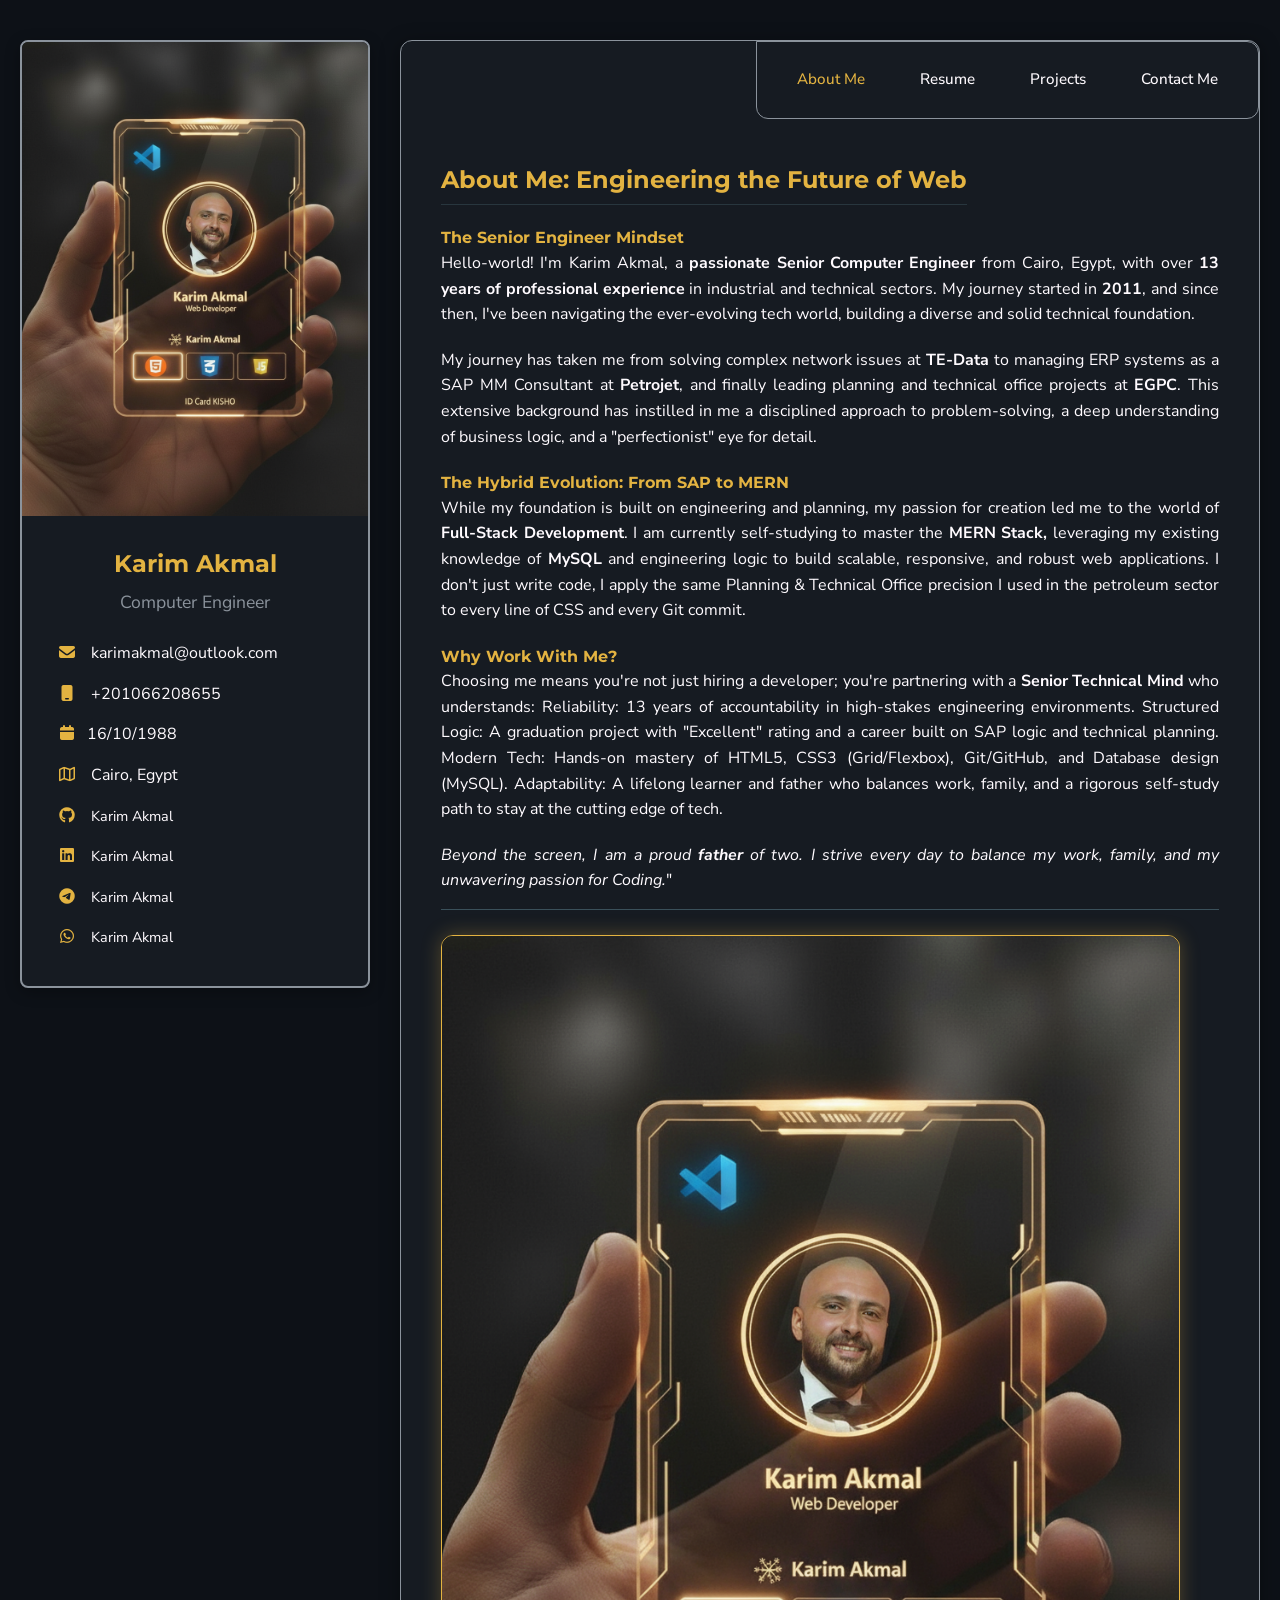
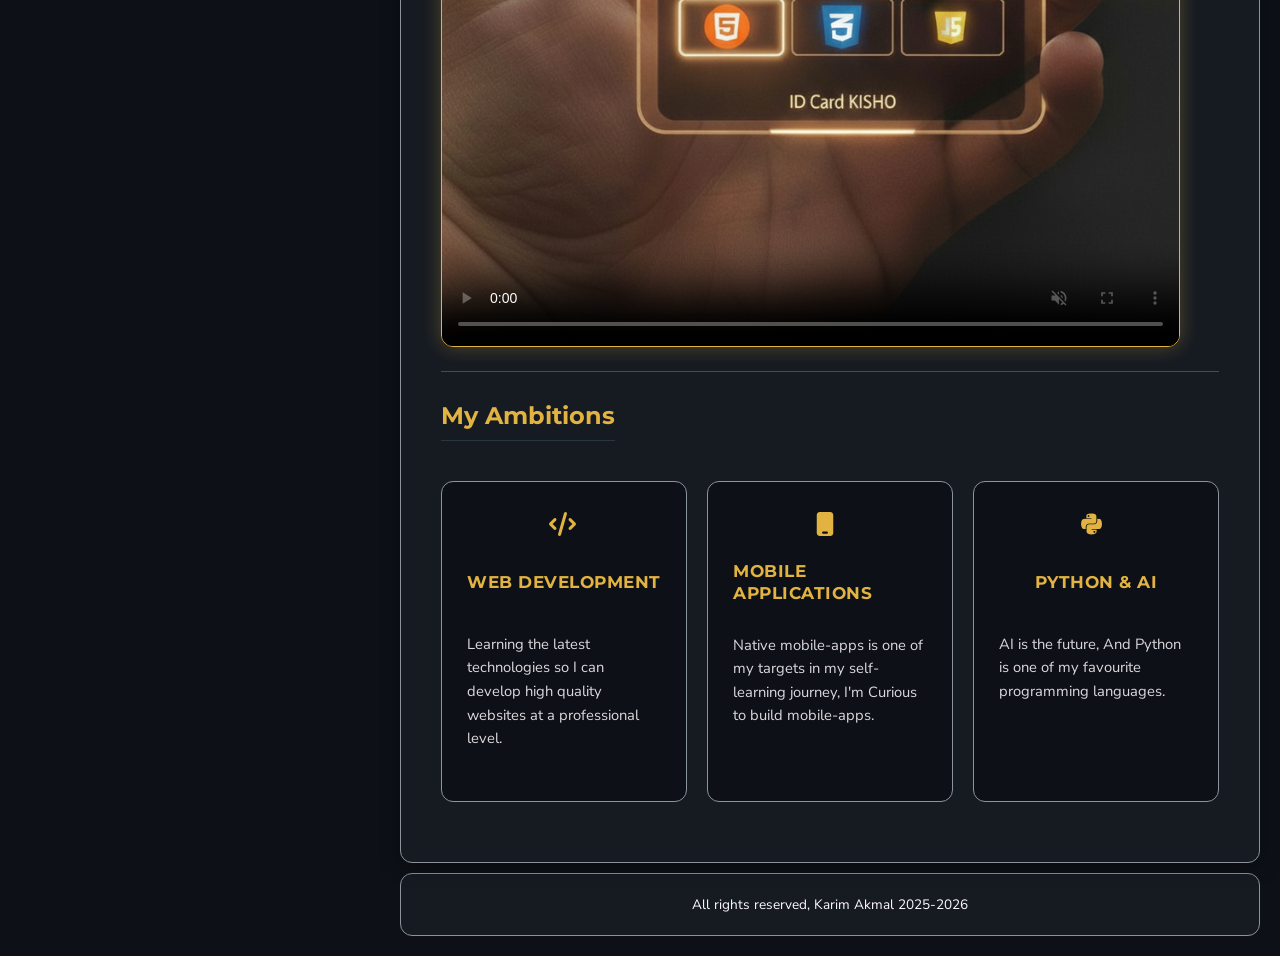
<file: index.html>
<!DOCTYPE html>
<html lang="en">
<head>
    <meta charset="UTF-8">
    <meta name="viewport" content="width=device-width, initial-scale=1.0">
    <title>My Portfolio</title>
    <!-- fav icon-->
     <link rel="icon" type="image/png" href="assets/images/web-inspector-debugly-2025-11-03.webp">
          <!-- CSS STYLES-->
    <link rel="stylesheet" href="assets/css/all.min.css">
    <link rel="stylesheet" href="assets/css/stylesheet.css">
    <!--Google fonts (BBH Bartle for headers and Nunito Sans for body text )-->
    <link rel="preconnect" href="https://fonts.googleapis.com">
<link rel="preconnect" href="https://fonts.gstatic.com" crossorigin>
<link href="https://fonts.googleapis.com/css2?family=BBH+Bartle&family=Nunito+Sans:ital,opsz,wght@0,6..12,200..1000;1,6..12,200..1000&display=swap" rel="stylesheet">
 
</head>
<body>
    <aside id="contact-me">
        <div class="my-pic">
            <img src="assets/images/my-pic.png" alt="My Picture" width="300" height="400">
        </div>
        <h1>Karim Akmal</h1>
        <p>Computer Engineer</p>
        <ul>
            <li><i class="fa-solid fa-envelope"></i> karimakmal@outlook.com</li>
            <li><i class="fa-solid fa-mobile"></i> +201066208655</li>
            <li><i class="fa-solid fa-calendar"></i>16/10/1988</li>
            <li><i class="fa-regular fa-map"></i> Cairo, Egypt</li>
            <li><i class="fa-brands fa-github"></i> <a href="https://github.com/KarimAkmal88" target="_blank">Karim Akmal</a></li>
            <li><i class="fa-brands fa-linkedin"></i> <a href="https://www.linkedin.com/in/karim-akmal-841a00215?utm_source=share&utm_campaign=share_via&utm_content=profile&utm_medium=android_app" target="_blank">Karim Akmal</a></li>
            <li><i class="fa-brands fa-telegram"></i> <a href="https://t.me/Akmal_karim88" target="_blank">Karim Akmal</a></li>
            <li><i class="fa-brands fa-whatsapp"></i> <a href="https://wa.me/201066208655" target="_blank">Karim Akmal</a></li>
        </ul>
    </aside>
    <main>
        <header>
            <nav>
                <ul>
                    <li><a href="#about-me" class="active">About Me</a></li>
                    <li><a href="resume.html">Resume</a></li>
                    <li><a href="projects.html">Projects</a></li>
                    <li><a href="#contact-me">Contact Me</a></li>
                </ul>

            </nav>
        </header>
        <section id="about-me">
            <h2>About Me: Engineering the Future of Web</h2>
            <h4>The Senior Engineer Mindset</h4>
            <p>
    Hello-world! I'm Karim Akmal, a <strong>passionate Senior Computer Engineer</strong> from Cairo, Egypt, with over <strong>13 years of professional experience</strong> in 
    industrial and technical sectors. 
    My journey started in <strong>2011</strong>, and since then, I've been navigating the ever-evolving tech world, building a diverse and solid technical foundation.
</p>

<p>
    My journey has taken me from solving complex network issues at <strong>TE-Data</strong> to managing ERP systems as a SAP MM Consultant at <strong>Petrojet</strong>,
     and finally leading planning and technical office projects at <strong>EGPC</strong>. 
     This extensive background has instilled in me a disciplined approach to problem-solving, a deep understanding of business logic, and a "perfectionist" eye for detail.
</p>
<h4>The Hybrid Evolution: From SAP to MERN</h4>
<p>
    While my foundation is built on engineering and planning, my passion for creation led me to the world of <strong>Full-Stack Development</strong>.
    I am currently self-studying to master the <strong>MERN Stack,</strong> leveraging my existing knowledge of <strong>MySQL</strong> and engineering logic to build scalable, responsive, and robust web applications.
     I don't just write code, I apply the same Planning & Technical Office precision I used in the petroleum sector to every line of CSS and every Git commit.
</p>
<h4>Why Work With Me?</h4>
<p>
    Choosing me means you're not just hiring a developer; you're partnering with a <strong>Senior Technical Mind</strong> who understands:
Reliability: 13 years of accountability in high-stakes engineering environments.
Structured Logic: A graduation project with "Excellent" rating and a career built on SAP logic and technical planning.
Modern Tech: Hands-on mastery of HTML5, CSS3 (Grid/Flexbox), Git/GitHub, and Database design (MySQL).
Adaptability: A lifelong learner and father who balances work, family, and a rigorous self-study path to stay at the cutting edge of tech.
</p>

<p class="last-paragraph">
    <i>Beyond the screen, I am a proud <strong>father</strong> of two. I strive every day to balance my work, family, and my unwavering passion for Coding.</i>"
</p>
    
    <section id="my-video">
        <video title="my-video" poster="assets/images/my-pic.png"  controls muted autoplay loop playsinline>
            <source src="assets/images/my-vid.mp4" type="video/mp4">
            Your browser does not support the video tag. </video>
    </section>
    <section id="ambitions">
    <h2>My Ambitions</h2>    
        <div class="ambitions-container">
            <article class="web-development ambitions-card"> 
            <i class="fa-solid fa-code"></i> 
                <h3>Web Development</h3>
                <P>Learning the latest technologies so I can develop high quality websites at a professional level.</P>
            </article>
            <article class="mobile-apps ambitions-card">
                <i class="fa-solid fa-mobile"></i>
                <h3>Mobile Applications</h3>
                <p>Native mobile-apps is one of my targets in my self-learning journey, I'm Curious to build mobile-apps.</p>
            </article>
            <article class="python-ai ambitions-card">
                <i class="fa-brands fa-python"></i>
                <h3>Python & AI</h3>
                <p>AI is the future, And Python is one of my favourite programming languages.</p>
            </article>
        </div>
    </section>
    </main>
    <footer>
        <p>All rights reserved, Karim Akmal 2025-2026</p>
    </footer>

</body>
</html>
</file>
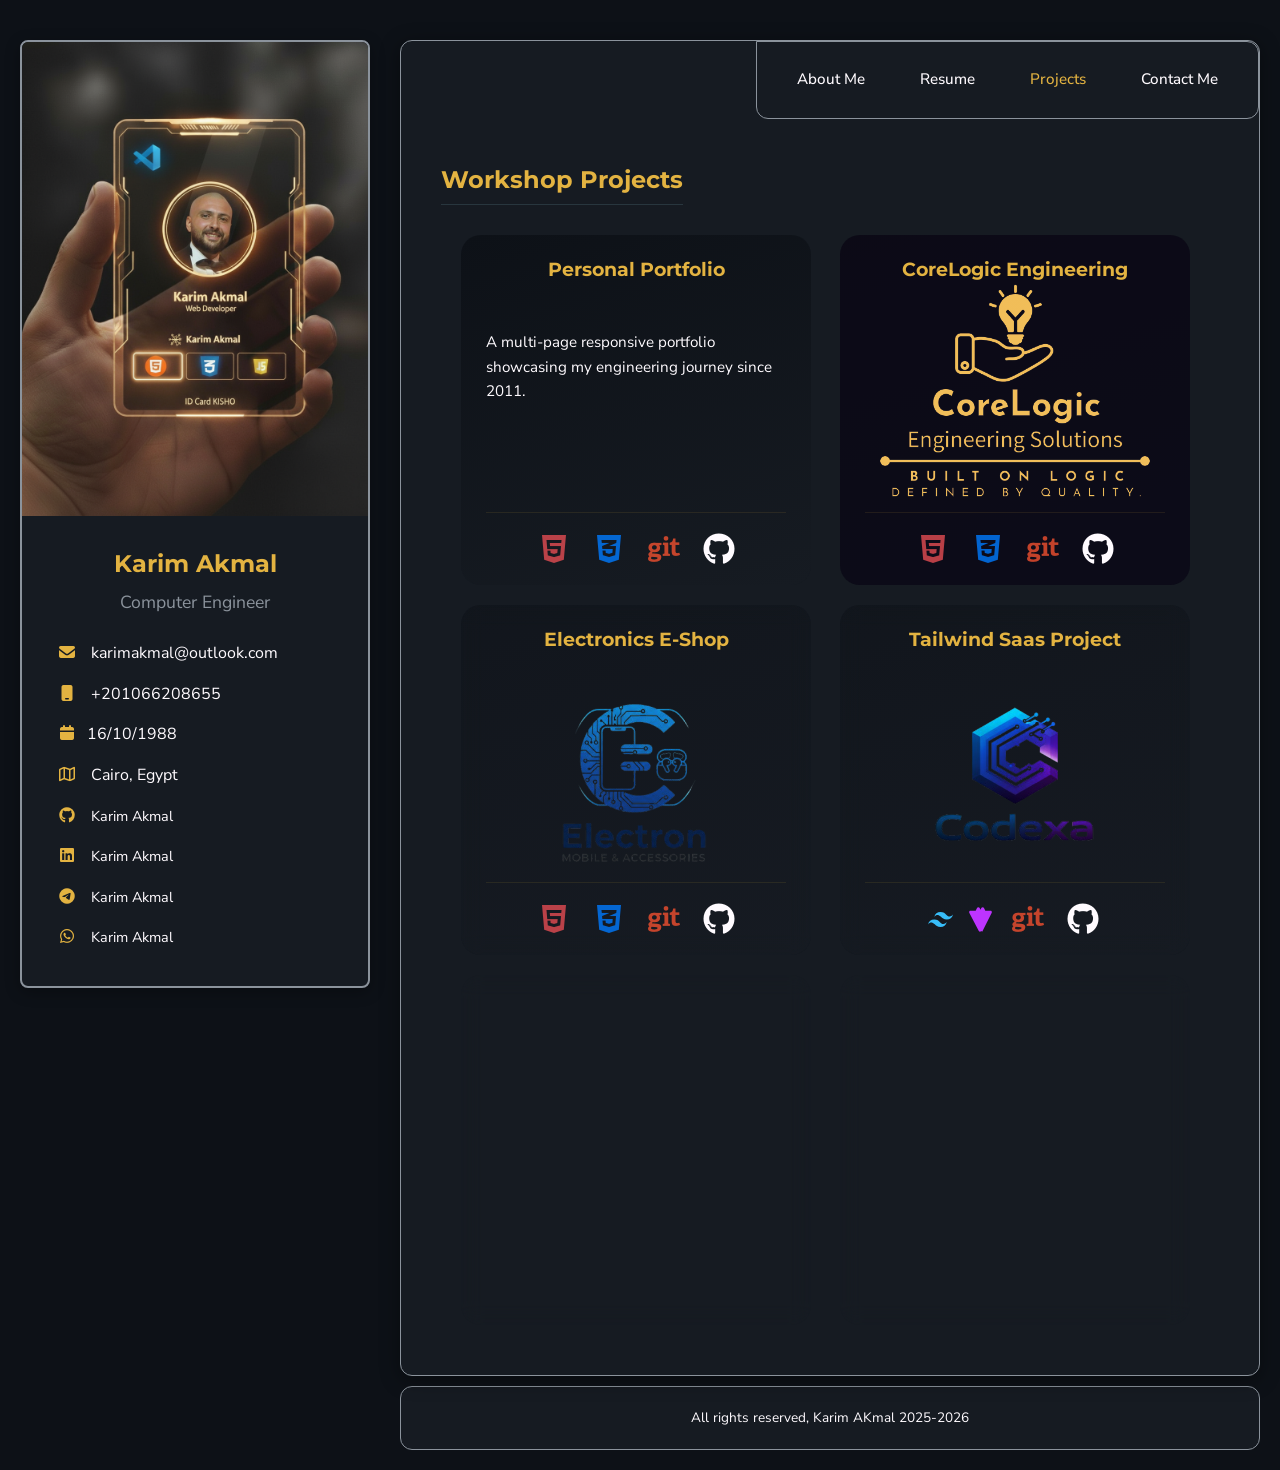
<file: projects.html>
<!DOCTYPE html>
<html lang="en">
  <head>
    <meta charset="UTF-8" />
    <meta name="viewport" content="width=device-width, initial-scale=1.0" />
    <title>My Portfolio</title>
    <!-- fav icon-->
    <link rel="icon" type="image/png" href="assets/images/vscode.png" />
    <!-- CSS STYLES-->
    <link rel="stylesheet" href="assets/css/all.min.css" />
    <link rel="stylesheet" href="assets/css/stylesheet.css" />
    <link rel="stylesheet" href="assets/css/projects.css" />
    <!--Google fonts (BBH Bartle for headers and Nunito Sans for body text )-->
    <link rel="preconnect" href="https://fonts.googleapis.com" />
    <link rel="preconnect" href="https://fonts.gstatic.com" crossorigin />
    <link
      href="https://fonts.googleapis.com/css2?family=BBH+Bartle&family=Nunito+Sans:ital,opsz,wght@0,6..12,200..1000;1,6..12,200..1000&display=swap"
      rel="stylesheet"
    />
  </head>
  <body>
    <aside id="contact-me">
      <div class="my-pic">
        <img
          src="assets/images/my-pic.png"
          alt="My Picture"
          width="300"
          height="400"
        />
      </div>
      <h1>Karim Akmal</h1>
      <p>Computer Engineer</p>
      <ul>
        <li><i class="fa-solid fa-envelope"></i> karimakmal@outlook.com</li>
        <li><i class="fa-solid fa-mobile"></i> +201066208655</li>
        <li><i class="fa-solid fa-calendar"></i>16/10/1988</li>
        <li><i class="fa-regular fa-map"></i> Cairo, Egypt</li>
        <li>
          <i class="fa-brands fa-github"></i>
          <a href="https://github.com/KarimAkmal88" target="_blank" rel="noopener noreferrer"
            >Karim Akmal</a
          >
        </li>
        <li>
          <i class="fa-brands fa-linkedin"></i>
          <a
            href="https://www.linkedin.com/in/karim-akmal-841a00215?utm_source=share&utm_campaign=share_via&utm_content=profile&utm_medium=android_app"
            target="_blank" rel="noopener noreferrer"
            >Karim Akmal</a
          >
        </li>
        <li>
          <i class="fa-brands fa-telegram"></i>
          <a href="https://t.me/Akmal_karim88" target="_blank rel="noopener noreferrer"">Karim Akmal</a>
        </li>
        <li>
          <i class="fa-brands fa-whatsapp"></i>
          <a href="https://wa.me/201066208655" target="_blank rel="noopener noreferrer"">Karim Akmal</a>
        </li>
      </ul>
    </aside>
    <main>
      <header>
        <nav>
          <ul>
            <li><a href="index.html">About Me</a></li>
            <li><a href="resume.html">Resume</a></li>
            <li><a href="projects.html" class="active">Projects</a></li>
            <li><a href="#contact-me">Contact Me</a></li>
          </ul>
        </nav>
      </header>
      <section id="workshop-projects">
        <h2>Workshop Projects</h2>
        <div class="projects-grid">
          <article class="project-card">
            <h3>Personal Portfolio</h3>
            <p>
              A multi-page responsive portfolio showcasing my engineering
              journey since 2011.
            </p>
            <div class="logos">
              <i class="fa-brands fa-html5" title="HTML5"></i>
              <i class="fa-brands fa-css3-alt" title="CSS3"></i>
              <i class="fa-brands fa-git" title="GIT"></i>
              <i class="fa-brands fa-github" title="GitHub"></i>
            </div>
          </article>
          <article class="project-card corelogic-card">
            <a
              href="https://core-logic-business.netlify.app/"
              target="_blank" rel="noopener noreferrer"
              class="stretched-link" aria-label="CoreLogic"
            ></a>

            <h3>CoreLogic Engineering</h3>

            <div class="logos">
              <i class="fa-brands fa-html5" title="HTML5"></i>
              <i class="fa-brands fa-css3-alt" title="CSS3"></i>
              <i class="fa-brands fa-git" title="GIT"></i>
              <i class="fa-brands fa-github" title="GitHub"></i>
            </div>
          </article>
          <article class="project-card electron-card">
            <a
              href="https://electron-mobile.vercel.app/"
              target="_blank" rel="noopener noreferrer" aria-label="Electron"
              class="stretched-link"
            ></a>
            <h3>Electronics E-Shop</h3>
            <div class="logos">
              <i class="fa-brands fa-html5" title="HTML5"></i>
              <i class="fa-brands fa-css3-alt" title="CSS3"></i>
              <i class="fa-brands fa-git" title="GIT"></i>
              <i class="fa-brands fa-github" title="GitHub"></i>
            </div>
          </article>
          <article class="project-card tailwind-card">
  <a href="https://codexa-saas.vercel.app/" target="_blank" rel="noopener noreferrer" 
     aria-label="Codexa SaaS" class="stretched-link"></a>
  <h3>Tailwind Saas Project</h3>
  <div class="logos">
    <svg class="tech-icon icon-tailwind" role="img" viewBox="0 0 24 24" xmlns="http://www.w3.org/2000/svg" title="Tailwind CSS">
      <path d="M12.001,4.8c-3.2,0-5.2,1.6-6,4.8c1.2-1.6,2.6-2.2,4.2-1.8c0.913,0.228,1.565,0.89,2.288,1.624 C13.666,10.618,15.027,12,18.001,12c3.2,0,5.2-1.6,6-4.8c-1.2,1.6-2.6,2.2-4.2,1.8c-0.913-0.228-1.565-0.89-2.288-1.624 C16.337,6.182,14.976,4.8,12.001,4.8z M6.001,12c-3.2,0-5.2,1.6-6,4.8c1.2-1.6,2.6-2.2,4.2-1.8c0.913,0.228,1.565,0.89,2.288,1.624 c1.177,1.194,2.538,2.576,5.512,2.576c3.2,0,5.2-1.6,6-4.8c-1.2,1.6-2.6,2.2-4.2,1.8c-0.913-0.228-1.565-0.89-2.288-1.624 C10.337,13.382,8.976,12,6.001,12z"/>
    </svg>
    
    <svg class="tech-icon icon-vite" role="img" viewBox="0 0 24 24" xmlns="http://www.w3.org/2000/svg" title="Vite">
      <path d="M12.641 23.121c-.418.83-1.864.83-2.282 0L1.206 5.44c-.405-.805.18-1.74 1.078-1.74h19.432c.898 0 1.483.935 1.078 1.74l-9.153 18.322zM12 2.674l.942-1.884c.418-.83 1.864-.83 2.282 0l1.206 2.412a.6.6 0 01-.537.868H8.107a.6.6 0 01-.537-.868l1.206-2.412c.418-.83 1.864-.83 2.282 0l.942 1.884z"/>
    </svg>

    <i class="fa-brands fa-git" title="GIT"></i>
    <i class="fa-brands fa-github" title="GitHub"></i>
  </div>
</article>
<article class="project-card bootstrap-card">
  <a href="https://electron-bootstrap.vercel.app/" target="_blank" rel="noopener noreferrer" 
     aria-label="electron-bootstrap" class="stretched-link"></a>
  <h3>Electron Bootstrap</h3>
  <div class="logos">
    <svg class="tech-icon icon-bootstrap" role="img" viewBox="0 0 24 24" xmlns="http://www.w3.org/2000/svg"><title>Bootstrap</title><path d="M11.77 11.24H9.956V8.202h2.152c1.17 0 1.834.522 1.834 1.466 0 1.008-.773 1.572-2.174 1.572zm.324 1.206H9.957v3.348h2.231c1.459 0 2.232-.585 2.232-1.685s-.795-1.663-2.326-1.663zM24 11.39v1.218c-1.128.108-1.817.944-2.226 2.268-.407 1.319-.463 2.937-.42 4.186.045 1.3-.968 2.5-2.337 2.5H4.985c-1.37 0-2.383-1.2-2.337-2.5.043-1.249-.013-2.867-.42-4.186-.41-1.324-1.1-2.16-2.228-2.268V11.39c1.128-.108 1.819-.944 2.227-2.268.408-1.319.464-2.937.42-4.186-.045-1.3.968-2.5 2.338-2.5h14.032c1.37 0 2.382 1.2 2.337 2.5-.043 1.249.013 2.867.42 4.186.409 1.324 1.098 2.16 2.226 2.268zm-7.927 2.817c0-1.354-.953-2.333-2.368-2.488v-.057c1.04-.169 1.856-1.135 1.856-2.213 0-1.537-1.213-2.538-3.062-2.538h-4.16v10.172h4.181c2.218 0 3.553-1.086 3.553-2.876z"/></svg>
    
    <svg class="tech-icon icon-vite" role="img" viewBox="0 0 24 24" xmlns="http://www.w3.org/2000/svg" title="Vite">
      <path d="M12.641 23.121c-.418.83-1.864.83-2.282 0L1.206 5.44c-.405-.805.18-1.74 1.078-1.74h19.432c.898 0 1.483.935 1.078 1.74l-9.153 18.322zM12 2.674l.942-1.884c.418-.83 1.864-.83 2.282 0l1.206 2.412a.6.6 0 01-.537.868H8.107a.6.6 0 01-.537-.868l1.206-2.412c.418-.83 1.864-.83 2.282 0l.942 1.884z"/>
    </svg>

    <i class="fa-brands fa-git" title="GIT"></i>
    <i class="fa-brands fa-github" title="GitHub"></i>
  </div>
</article>
<article class="project-card samsung-card">
  <a href="https://s25-ultra-landing.netlify.app/" target="_blank" rel="noopener noreferrer" 
     aria-label="s25-ultra-landing" class="stretched-link"></a>
  <h3>S25 Ultra Landing Page</h3>
  <div class="logos">
    <svg class="tech-icon icon-tailwind" role="img" viewBox="0 0 24 24" xmlns="http://www.w3.org/2000/svg" title="Tailwind CSS">
      <path d="M12.001,4.8c-3.2,0-5.2,1.6-6,4.8c1.2-1.6,2.6-2.2,4.2-1.8c0.913,0.228,1.565,0.89,2.288,1.624 C13.666,10.618,15.027,12,18.001,12c3.2,0,5.2-1.6,6-4.8c-1.2,1.6-2.6,2.2-4.2,1.8c-0.913-0.228-1.565-0.89-2.288-1.624 C16.337,6.182,14.976,4.8,12.001,4.8z M6.001,12c-3.2,0-5.2,1.6-6,4.8c1.2-1.6,2.6-2.2,4.2-1.8c0.913,0.228,1.565,0.89,2.288,1.624 c1.177,1.194,2.538,2.576,5.512,2.576c3.2,0,5.2-1.6,6-4.8c-1.2,1.6-2.6,2.2-4.2,1.8c-0.913-0.228-1.565-0.89-2.288-1.624 C10.337,13.382,8.976,12,6.001,12z"/>
    </svg>
    
    <svg class="tech-icon icon-vite" role="img" viewBox="0 0 24 24" xmlns="http://www.w3.org/2000/svg" title="Vite">
      <path d="M12.641 23.121c-.418.83-1.864.83-2.282 0L1.206 5.44c-.405-.805.18-1.74 1.078-1.74h19.432c.898 0 1.483.935 1.078 1.74l-9.153 18.322zM12 2.674l.942-1.884c.418-.83 1.864-.83 2.282 0l1.206 2.412a.6.6 0 01-.537.868H8.107a.6.6 0 01-.537-.868l1.206-2.412c.418-.83 1.864-.83 2.282 0l.942 1.884z"/>
    </svg>

    <i class="fa-brands fa-git" title="GIT"></i>
    <i class="fa-brands fa-github" title="GitHub"></i>
  </div>
</article>
        </div>
      </section>
    </main>
    <footer>
      <p>All rights reserved, Karim AKmal 2025-2026</p>
    </footer>
  </body>
</html>
</file>
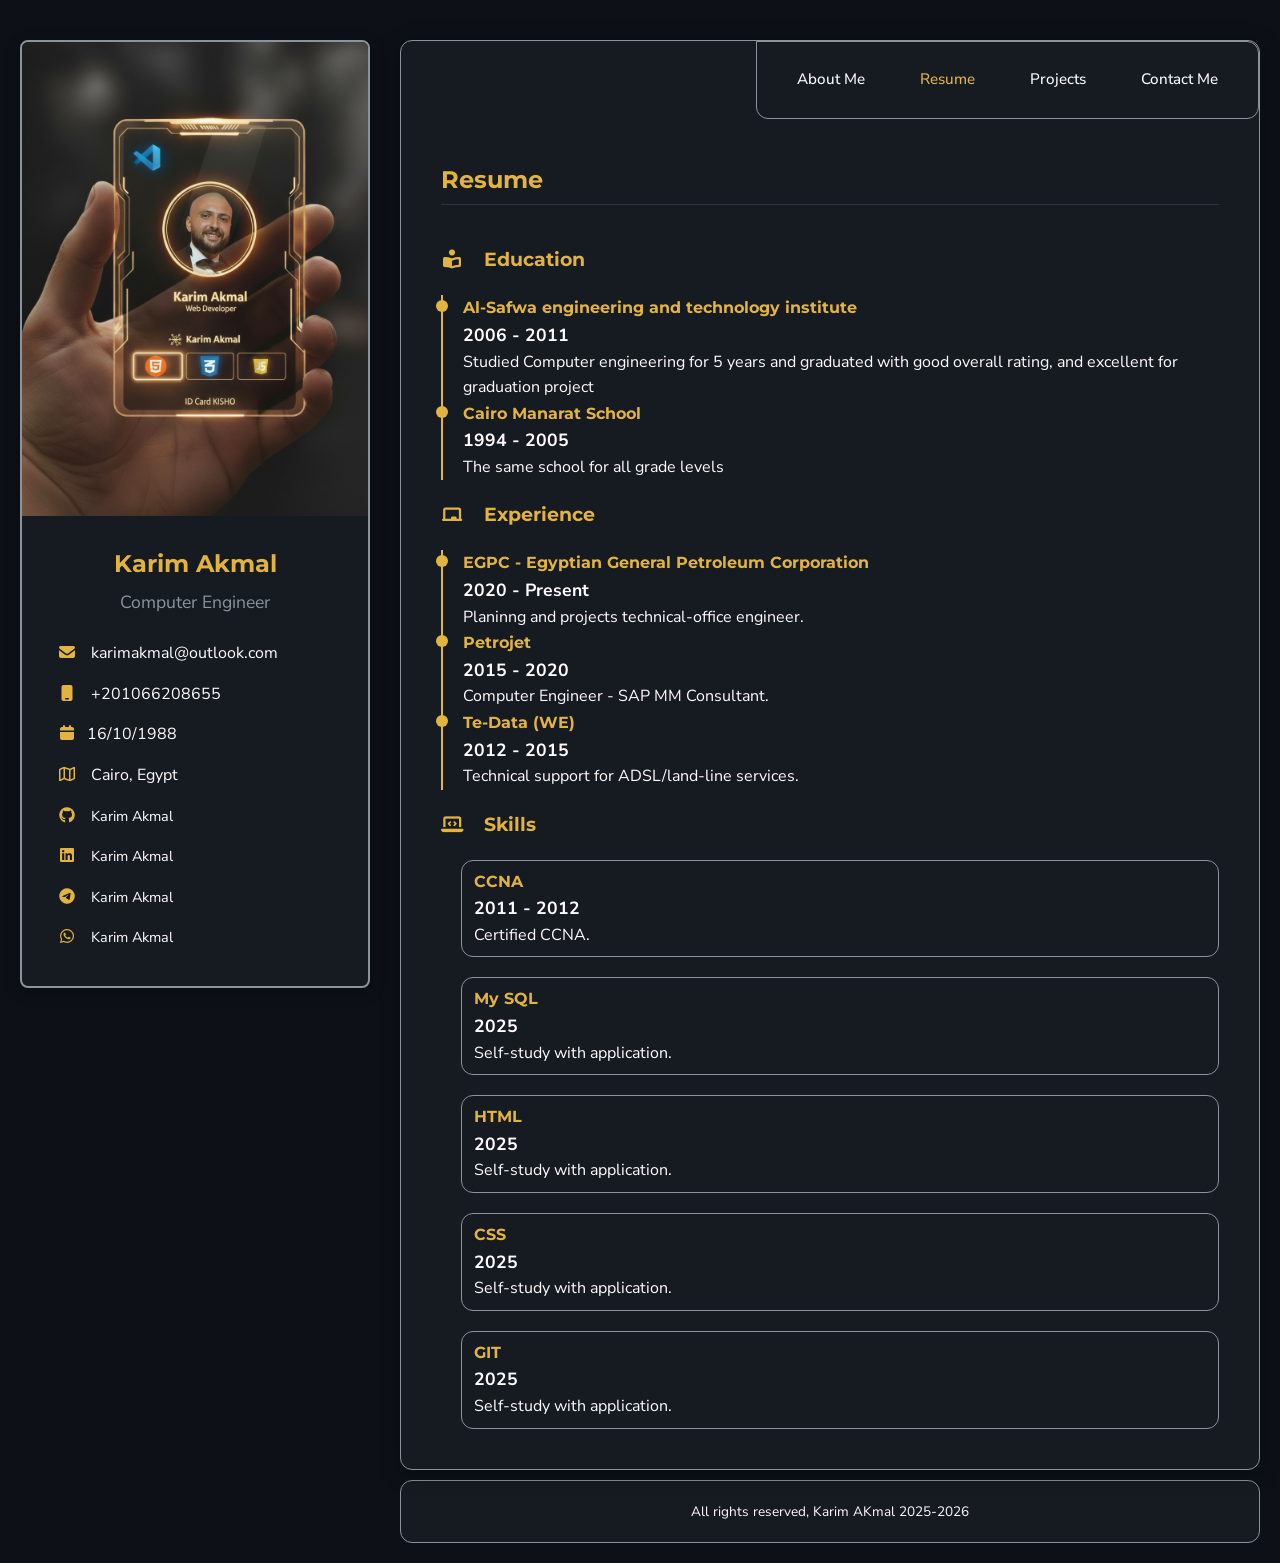
<file: resume.html>
<!DOCTYPE html>
<html lang="en">
  <head>
    <meta charset="UTF-8" />
    <meta name="viewport" content="width=device-width, initial-scale=1.0" />
    <title>Resume</title>
    <!-- fav icon-->
    <link
      rel="icon"
      type="image/png"
      href="assets/images/resume_28dp_5084C1_FILL0_wght400_GRAD0_opsz24.png"
    />
    <!-- CSS STYLES-->
    <link rel="stylesheet" href="assets/css/all.min.css" />
    <link rel="stylesheet" href="assets/css/stylesheet.css" />
    <link rel="stylesheet" href="assets/css/resume.css" />
    <!--Google fonts (BBH Bartle for headers and Nunito Sans for body text )-->
    <link rel="preconnect" href="https://fonts.googleapis.com" />
    <link rel="preconnect" href="https://fonts.gstatic.com" crossorigin />
    <link
      href="https://fonts.googleapis.com/css2?family=BBH+Bartle&family=Nunito+Sans:ital,opsz,wght@0,6..12,200..1000;1,6..12,200..1000&display=swap"
      rel="stylesheet"
    />
  </head>
  <body>
    <aside id="contact-me">
      <div class="my-pic">
        <img
          src="assets/images/my-pic.png"
          alt="My Picture"
          width="300"
          height="400"
        />
      </div>
      <h1>Karim Akmal</h1>
      <p>Computer Engineer</p>
      <ul>
        <li><i class="fa-solid fa-envelope"></i> karimakmal@outlook.com</li>
        <li><i class="fa-solid fa-mobile"></i> +201066208655</li>
        <li><i class="fa-solid fa-calendar"></i>16/10/1988</li>
        <li><i class="fa-regular fa-map"></i> Cairo, Egypt</li>
        <li>
          <i class="fa-brands fa-github"></i>
          <a href="https://github.com/KarimAkmal88" target="_blank"
            >Karim Akmal</a
          >
        </li>
        <li>
          <i class="fa-brands fa-linkedin"></i>
          <a
            href="https://www.linkedin.com/in/karim-akmal-841a00215?utm_source=share&utm_campaign=share_via&utm_content=profile&utm_medium=android_app"
            target="_blank"
            >Karim Akmal</a
          >
        </li>
        <li>
          <i class="fa-brands fa-telegram"></i>
          <a href="https://t.me/Akmal_karim88" target="_blank">Karim Akmal</a>
        </li>
        <li>
          <i class="fa-brands fa-whatsapp"></i>
          <a href="https://wa.me/201066208655" target="_blank">Karim Akmal</a>
        </li>
      </ul>
    </aside>
    <main>
      <header>
        <nav>
          <ul>
            <li><a href="index.html">About Me</a></li>
            <li><a href="resume.html" class="active">Resume</a></li>
            <li><a href="projects.html">Projects</a></li>
            <li><a href="#contact-me">Contact Me</a></li>
          </ul>
        </nav>
      </header>
      <section id="resume">
        <h2>Resume</h2>
        <article class="education">
          <div class="title-wrapper">
            <i class="fa-solid fa-book-open-reader"></i>
            <h3>Education</h3>
          </div>
          <ol>
            <li>
              <h4>Al-Safwa engineering and technology institute</h4>
              <span>2006 - 2011</span>
              <p>
                Studied Computer engineering for 5 years and graduated with good
                overall rating, and excellent for graduation project
              </p>
            </li>
            <li>
              <h4>Cairo Manarat School</h4>
              <span>1994 - 2005</span>
              <p>The same school for all grade levels</p>
            </li>
          </ol>
        </article>
        <article class="experience">
          <div class="title-wrapper">
            <i class="fa-solid fa-chalkboard"></i>
            <h3>Experience</h3>
          </div>
          <ol>
            <li>
              <h4>EGPC - Egyptian General Petroleum Corporation</h4>
              <span>2020 - Present</span>
              <p>Planinng and projects technical-office engineer.</p>
            </li>
            <li>
              <h4>Petrojet</h4>
              <span>2015 - 2020</span>
              <p>Computer Engineer - SAP MM Consultant.</p>
            </li>
            <li>
              <h4>Te-Data (WE)</h4>
              <span>2012 - 2015</span>
              <p>Technical support for ADSL/land-line services.</p>
            </li>
          </ol>
        </article>
        <article class="skills">
          <div class="title-wrapper">
            <i class="fa-solid fa-laptop-code"></i>
            <h3>Skills</h3>
          </div>
          <ol>
            <li>
              <h4>CCNA</h4>
              <span>2011 - 2012</span>
              <p>Certified CCNA.</p>
            </li>
            <li>
              <h4>My SQL</h4>
              <span>2025</span>
              <p>Self-study with application.</p>
            </li>
            <li>
              <h4>HTML</h4>
              <span>2025</span>
              <p>Self-study with application.</p>
            </li>
            <li>
              <h4>CSS</h4>
              <span>2025</span>
              <p>Self-study with application.</p>
            </li>
            <li>
              <h4>GIT</h4>
              <span>2025</span>
              <p>Self-study with application.</p>
            </li>
          </ol>
        </article>
      </section>
    </main>
    <footer>
      <p>All rights reserved, Karim AKmal 2025-2026</p>
    </footer>
  </body>
</html>
</file>
<file: assets/css/stylesheet.css>
/* main colors*/
@import url("https://fonts.googleapis.com/css2?family=Montserrat:wght@700;800&family=Nunito+Sans:wght@400;600&display=swap");
:root {
  --bg-color: #0d1117;
  --secondary-bg: #161b22;
  --accent-gold: #e3b341;
  --accent-blue: #8b939c;
  --text-color: #fffbff;
  /*--heading-font: "BBH Bartle", sans-serif;*/
  --heading-font: "Montserrat", sans-serif;
  --body-font: "Nunito Sans", sans-serif;
}

/* global reset */
* {
  margin: 0;
  padding: 0;
  box-sizing: border-box;
}
body {
  background-color: var(--bg-color);
  color: var(--text-color);
  font-family: var(--body-font);
  line-height: 1.6;
  display: grid;
  grid-template-areas:
    "aside main"
    "aside footer";
  grid-template-columns: 350px minmax(auto, 1000px);
  justify-content: center;
  grid-template-rows: 1fr auto;
  min-height: 100vh;
  gap: 30px;
  padding: 20px;
}
h1,
h2,
h3,
h4 {
  font-family: var(--heading-font);
  color: var(--accent-gold);
}
/* aside */
#contact-me {
  display: flex;
  flex-direction: column;
  justify-content: flex-start;
  align-content: flex-start;
  align-items: center;
  width: 100%;
  height: fit-content;
  position: sticky;
  top: 40px;
  border: 2px solid var(--accent-blue);
  border-radius: 8px;
  background-color: var(--secondary-bg);
  overflow: hidden;
  padding-bottom: 20px;
  box-shadow: 0 4px 15px rgba(0, 0, 0, 0.3);
  grid-area: aside;
}
#contact-me img {
  width: 100%;
  height: auto;
  object-fit: cover;
  margin-bottom: 20px;
}
#contact-me h1 {
  white-space: nowrap;
  text-align: center;
  margin-bottom: 5px;
  font-size: 1.5rem;
}
#contact-me p {
  white-space: nowrap;
  font-size: 1.1rem;
  color: var(--accent-blue);
  margin-bottom: 25px;
}
#contact-me ul {
  list-style: none;
  width: 80%;
}
#contact-me ul li {
  margin-bottom: 15px;
}
#contact-me ul li i {
  color: var(--accent-gold);
  margin-right: 10px;
  width: 20px;
}
#contact-me ul li a {
  text-decoration: none;
  color: var(--text-color);
  font-size: 0.9rem;
  transition: 0.3s;
}
#contact-me ul li a:hover {
  color: var(--accent-gold);
}
/* main*/
main {
  border: 1px solid var(--accent-blue);
  border-radius: 12px;
  display: flex;
  flex-direction: column;
  justify-content: flex-start;
  gap: 60px;
  top: 20px;
  padding: 60px 40px 40px;
  width: 100%;
  max-width: 1000px;
  height: auto;
  position: relative;
  margin: 0;
  top: 20px;
  background-color: var(--secondary-bg);
  box-shadow: 0 4px 20px rgba(0, 0, 0, 0.4);
  grid-area: main;
}
main header nav {
  position: absolute;
  display: flex;
  bottom: auto;
  top: 0;
  right: 0;
  left: auto;
  width: max-content;
  padding: 5px 20px;
  border: 1px solid var(--accent-blue);
  background-color: var(--secondary-bg);
  border-radius: 0 12px 12px 12px;
  z-index: 10;
}
main header nav ul {
  list-style: none;
  display: flex;
  flex-flow: row nowrap;
  gap: 15px;
}
main header nav ul li {
  padding: 10px;
  margin: 10px;
}
main header nav ul li a {
  text-decoration: none;
  color: var(--text-color);
  font-size: 0.95rem;
  font-weight: 500;
  transition: all 0.3s ease;
}
main header nav ul li a:hover {
  color: var(--accent-gold);
}
main section h2 {
  margin-bottom: 20px;
  border-bottom: 1px solid rgba(112, 160, 175, 0.2);
  display: inline-block;
  padding-bottom: 5px;
}
main #about-me .last-paragraph {
  margin-bottom: 25px;
  border-bottom: 1px solid rgba(112, 160, 175, 0.4);
  padding-bottom: 15px;
}
main #about-me p {
  margin-bottom: 20px;
  line-height: 1.6;
  text-align: justify;
  color: var(--text-color);
}
main #my-video {
  border-bottom: 1px solid rgba(112, 160, 175, 0.4);
  padding-bottom: 15px;
}
main #my-video video {
  object-fit: cover;
  width: 95%;
  max-width: 800px;
  height: auto;
  margin: auto;
  border: 1px solid var(--accent-gold);
  border-radius: 12px;
  box-shadow: 0 0 20px rgba(227, 179, 65, 0.3);
  transition: transform 0.3s ease, box-shadow 0.3s ease;
}
main #my-video video:hover {
  transform: scale(1.01);
  box-shadow: 0 0 30px rgba(227, 179, 65, 0.5);
}
.ambitions-container {
  display: grid;
  grid-template-columns: repeat(3, minmax(0, 1fr));
  gap: 20px;
  padding: 20px 0;
  align-items: stretch;
}
.ambitions-card {
  border: 1px solid var(--accent-blue);
  border-radius: 12px;
  background-color: var(--bg-color);
  padding: 30px 25px;
  display: flex;
  flex-direction: column;
  justify-content: flex-start;
  align-items: center;
  height: 100%;
  gap: 15px;
  transition: all 0.3s ease;
}
.ambitions-card i {
  color: var(--accent-gold);
  margin-right: 10px;
  margin-bottom: 10px;
  width: 20px;
  font-size: 1.5rem;
  display: block;
}
#ambitions h2 {
  margin-top: 25px;
}
.ambitions-card h3 {
  font-family: var(--heading-font);
  font-size: 1.05rem;
  text-transform: uppercase;
  letter-spacing: 0.5px;
  word-wrap: normal;
  overflow-wrap: normal;
  line-height: 1.3;
  margin-bottom: 12px;
  border-bottom: 2px solid transparent;
  transition: 0.3s;
  min-height: 2.8rem;
  display: flex;
  align-items: center;
}
.ambitions-card p {
  font-size: 0.92rem;
  font-family: var(--body-font);
  line-height: 1.5;
  letter-spacing: 0 !important;
  word-spacing: 0 !important;
  opacity: 0.85;
  color: var(--text-color);
  text-align: left !important;
  margin: 0;
  hyphens: none;
  text-wrap: wrap;
  max-width: 100%;
}
.ambitions-card:hover {
  transform: translateY(-8px);
  border-color: var(--accent-gold);
  box-shadow: 0 15px 30px rgba(0, 0, 0, 0.5);
}
footer {
  border: 1px solid var(--accent-blue);
  border-radius: 12px;
  margin: 0;
  padding: 20px;
  max-width: 1000px;
  text-align: center;
  grid-area: footer;
  font-family: var(--accent-gold);
  background-color: var(--secondary-bg);
  font-size: 0.85rem;
}
@media screen and (max-width: 992px) {
  body {
    grid-template-areas:
      "main"
      "aside"
      "footer";
    grid-template-columns: 1fr;
    grid-template-rows: auto auto auto;
    gap: 20px;
    padding: 10px;
  }
  .ambitions-container {
    display: grid;
    grid-template-areas:
      "web"
      "mobile"
      "python";
    grid-template-columns: 1fr;
    grid-template-rows: auto auto auto;
    gap: 25px;
  }
  .web-development {
    grid-area: web;
  }
  .mobile-apps {
    grid-area: mobile;
  }
  .python-ai {
    grid-area: python;
  }
  #contact-me {
    position: relative;
    top: 0;
    width: 100%;
    margin-bottom: 20px;
  }
  footer {
    font-size: 0.85rem;
    padding: 15px;
  }
  #about-me h2 {
    font-size: 1.3rem;
  }
  main header nav {
  position: absolute;
  display: flex;
  bottom: auto;
  top: 0;
  right: 0;
  left: auto;
  width: max-content;
  padding: 5px 10px;
  border: 1px solid var(--accent-blue);
  background-color: var(--secondary-bg);
  border-radius: 0 12px 12px 12px;
  z-index: 10;
}
main header nav ul {
  list-style: none;
  display: flex;
  flex-flow: row nowrap;
  gap: 5px;
}
main header nav ul li {
  padding: 5px;
  margin: 5px;
}
main header nav ul li a {
  text-decoration: none;
  color: var(--text-color);
  font-size: 0.95rem;
  font-weight: 500;
  transition: all 0.3s ease;
}

}
.active {
  color: var(--accent-gold);
}
</file>
<file: assets/css/projects.css>
/* 1. Global Reset */
* {
  margin: 0;
  padding: 0;
  box-sizing: border-box;
}

/* 2. Style Variables */
:root {
  --bg-color: #0d1117;
  --secondary-bg: #161b22;
  --accent-gold: #e3b341;
  --accent-blue: #8b939c;
  --text-color: #fffbff;
  --heading-font: "Montserrat", sans-serif;
  --body-font: "Nunito Sans", sans-serif;
}

/* 3. Main Body Setup */
body {
  background-color: var(--bg-color);
  color: var(--text-color);
  font-family: var(--body-font);
  line-height: 1.6;
}

/* 4. Typography */
h1,
h2,
h3 {
  font-family: var(--heading-font);
  color: var(--accent-gold);
}
.projects-grid {
  display: grid;
  grid-template-areas:
    "portfolio business"
    "landing dashboard";
  grid-template-columns: repeat(auto-fit, minmax(320px, 1fr));
  grid-template-rows: minmax(350px, 1fr);
  gap: 20px;
  padding: 10px 20px;
}
.project-card {
  width: 350px;
  height: 350px;
  background-image: linear-gradient(165deg, #0d1117 0%, #161b22 100%);
  border-radius: 20px;
  transition: all 0.4s cubic-bezier(0.175, 0.885, 0.32, 1.275);
  padding: 20px 25px;
  display: flex;
  flex-flow: column wrap;
  gap: 30px;
  -webkit-backdrop-filter: blur(10px);
  backdrop-filter: blur(10px);
}
.project-card h3 {
  margin-bottom: 15px;
  text-align: center;
}

.project-card p {
  font-size: 0.95rem;
  color: var(--text-color);
  flex-grow: 1;
}
.project-card .status-badge {
  align-self: center;
  color: lightgrey;
}
.project-card:hover {
  box-shadow: 0px 0px 30px 1px rgba(227, 179, 65, 0.5);
  transform: translateY(-10px);
  border-color: var(--accent-gold);
}
.project-card .logos {
  display: flex;
  gap: 15px;
  justify-content: center;
  padding-top: 20px;
  border-top: 1px solid rgba(227, 179, 65, 0.1);
}
.project-card .logos .fa-html5 {
  font-size: 2rem;
  color: rgba(227, 76, 83, 0.8);
}
.project-card .logos .fa-css3-alt {
  font-size: 2rem;
  color: rgba(0, 123, 255, 0.8);
}
.project-card .logos .fa-git {
  font-size: 2rem;
  color: rgba(241, 80, 47, 0.8);
}
.project-card .logos .fa-github {
  font-size: 2rem;
  color: rgba (255, 255, 255, 0.8);
}
@media screen and (max-width: 992px) {
  body {
    grid-template-areas:
      "main"
      "aside"
      "footer";
    grid-template-columns: 1fr;
    grid-template-rows: auto;
    gap: 20px;
    padding: 10px;
  }
  .projects-grid {
    display: grid;
    grid-template-areas:
      "portfolio"
      "business"
      "landing"
      "dashboard";
    grid-template-columns: 1fr;
    grid-template-rows: auto auto auto auto;
    gap: 20px;
  }
  .project-card {
    width: 100%;
    height: 350px;
    background-image: linear-gradient(165deg, #0d1117 0%, #161b22 100%);
    border-radius: 20px;
    transition: all 0.4s cubic-bezier(0.175, 0.885, 0.32, 1.275);
    padding: 20px 20px;
    display: flex;
    flex-flow: column wrap;
    gap: 25px;
    -webkit-backdrop-filter: blur(10px);
    backdrop-filter: blur(10px);
  }
}
/* -- CoreLogic -- */
.corelogic-card {
  background-image:
    linear-gradient(
      165deg,
      rgba(13, 17, 23, 0.5) 0%,
      rgba(22, 27, 34, 0.5) 100%
    ),
    url("../images/logo.png");
  background-size: cover, 100%;
  background-position: bottom;
  background-repeat: no-repeat;
  background-blend-mode: overlay;
}
.electron-card {
  background-image:
    linear-gradient(
      165deg,
      rgba(13, 17, 23, 0.5) 0%,
      rgba(22, 27, 34, 0.5) 100%
    ),
    url("../images/electron.png");
  background-size: cover, 100%;
  background-position: center;
  background-repeat: no-repeat;
  background-blend-mode: overlay;
}
.tailwind-card {
  background-image:
    linear-gradient(
      165deg,
      rgba(13, 17, 23, 0.5) 0%,
      rgba(22, 27, 34, 0.5) 100%
    ),
    url("../images/codexa.png");
  background-size: cover, 100%;
  background-position: center;
  background-repeat: no-repeat;
  background-blend-mode: overlay;
}
.bootstrap-card {
  background-image:
    linear-gradient(
      165deg,
      rgba(13, 17, 23, 0.5) 0%,
      rgba(22, 27, 34, 0.5) 100%
    ),
    url("../images/electron.png");
  background-size: cover, 100%;
  background-position: center;
  background-repeat: no-repeat;
  background-blend-mode: overlay;
}
.samsung-card {
  background-image:
    linear-gradient(
      165deg,
      rgba(13, 17, 23, 0.5) 0%,
      rgba(22, 27, 34, 0.5) 100%
    ),
    url("../images/001-kv-product-galaxy-s25ultra-spen-1p.jpg");
  background-size: cover, 100%;
  background-position: top;
  background-repeat: no-repeat;
  background-blend-mode: overlay;
}
.stretched-link {
  position: absolute;
  top: 0;
  left: 0;
  width: 100%;
  height: 100%;
  z-index: 1;
}
.project-card .logos {
  position: relative;
  z-index: 2;
  margin-top: auto;
  display: flex;
  gap: 15px;
  justify-content: center;
  padding-top: 20px;
  border-top: 1px solid rgba(227, 179, 65, 0.1);
}
.project-link:hover {
  background-color: var(--accent-gold);
  color: var(--bg-color);
  box-shadow: 0 0 15px var(--accent-gold);
}
.project-card {
  flex-flow: column nowrap !important;
  position: relative;
}
.tech-icon {
  width: 25px;
  height: 25px;
  display: inline-block;
  vertical-align: middle;
  transition: transform 0.3s ease;
  margin-top: 4px;
}
.icon-tailwind {
  fill: #38bdf8;
}
.icon-vite {
  fill: #bd34fe;
}
.icon-bootstrap {
  fill: #7952b3;
}
</file>
<file: assets/css/resume.css>
/* 1. Global Reset */
* {
  margin: 0;
  padding: 0;
  box-sizing: border-box;
}

/* 2. Style Variables */
:root {
  --bg-color: #0d1117;
  --secondary-bg: #161b22;
  --accent-gold: #e3b341;
  --accent-blue: #8b939c;
  --text-color: #fffbff;
  --heading-font: "Montserrat", sans-serif;
  --body-font: "Nunito Sans", sans-serif;
}

/* 3. Main Body Setup */
body {
  background-color: var(--bg-color);
  color: var(--text-color);
  font-family: var(--body-font);
  line-height: 1.6;
}

/* 4. Typography */
h1,
h2,
h3 {
  font-family: var(--heading-font);
  color: var(--accent-gold);
}
#resume {
  display: flex;
  flex-flow: column wrap;
  gap: 20px;
  width: 100%;
}
#resume article i {
  color: var(--accent-gold);
  font-size: 18px;
  margin-top: 5px;
}
#resume ol {
  list-style: none;
  color: var(--accent-gold);
  border-left: 2px solid var(--accent-gold);
}
#resume ol li {
  position: relative;
  margin-left: 20px;
}
#resume ol li::before {
  content: "";
  position: absolute;
  left: -27px;
  top: 5px;
  width: 12px;
  height: 12px;
  background: var(--accent-gold);
  border-radius: 50%;
}
#resume ol li span {
  display: inline-block;
  color: var(--text-color);
  font-size: 1.1rem;
  font-weight: bold;
}
#resume ol li p {
  color: var(--text-color);
}
.title-wrapper {
  display: flex;
  flex-flow: row nowrap;
  gap: 20px;
  margin-bottom: 20px;
}
.skills ol {
  display: flex;
  flex-flow: column wrap;
  gap: 20px;
  border-left: none !important;
  padding-left: none !important;
}
.skills ol li {
  background: var(--secondary-bg);
  border: 1px solid var(--accent-blue);
  border-radius: 12px;
  padding: 8px 12px;
}
.skills ol li::before {
  display: none;
}
</file>
